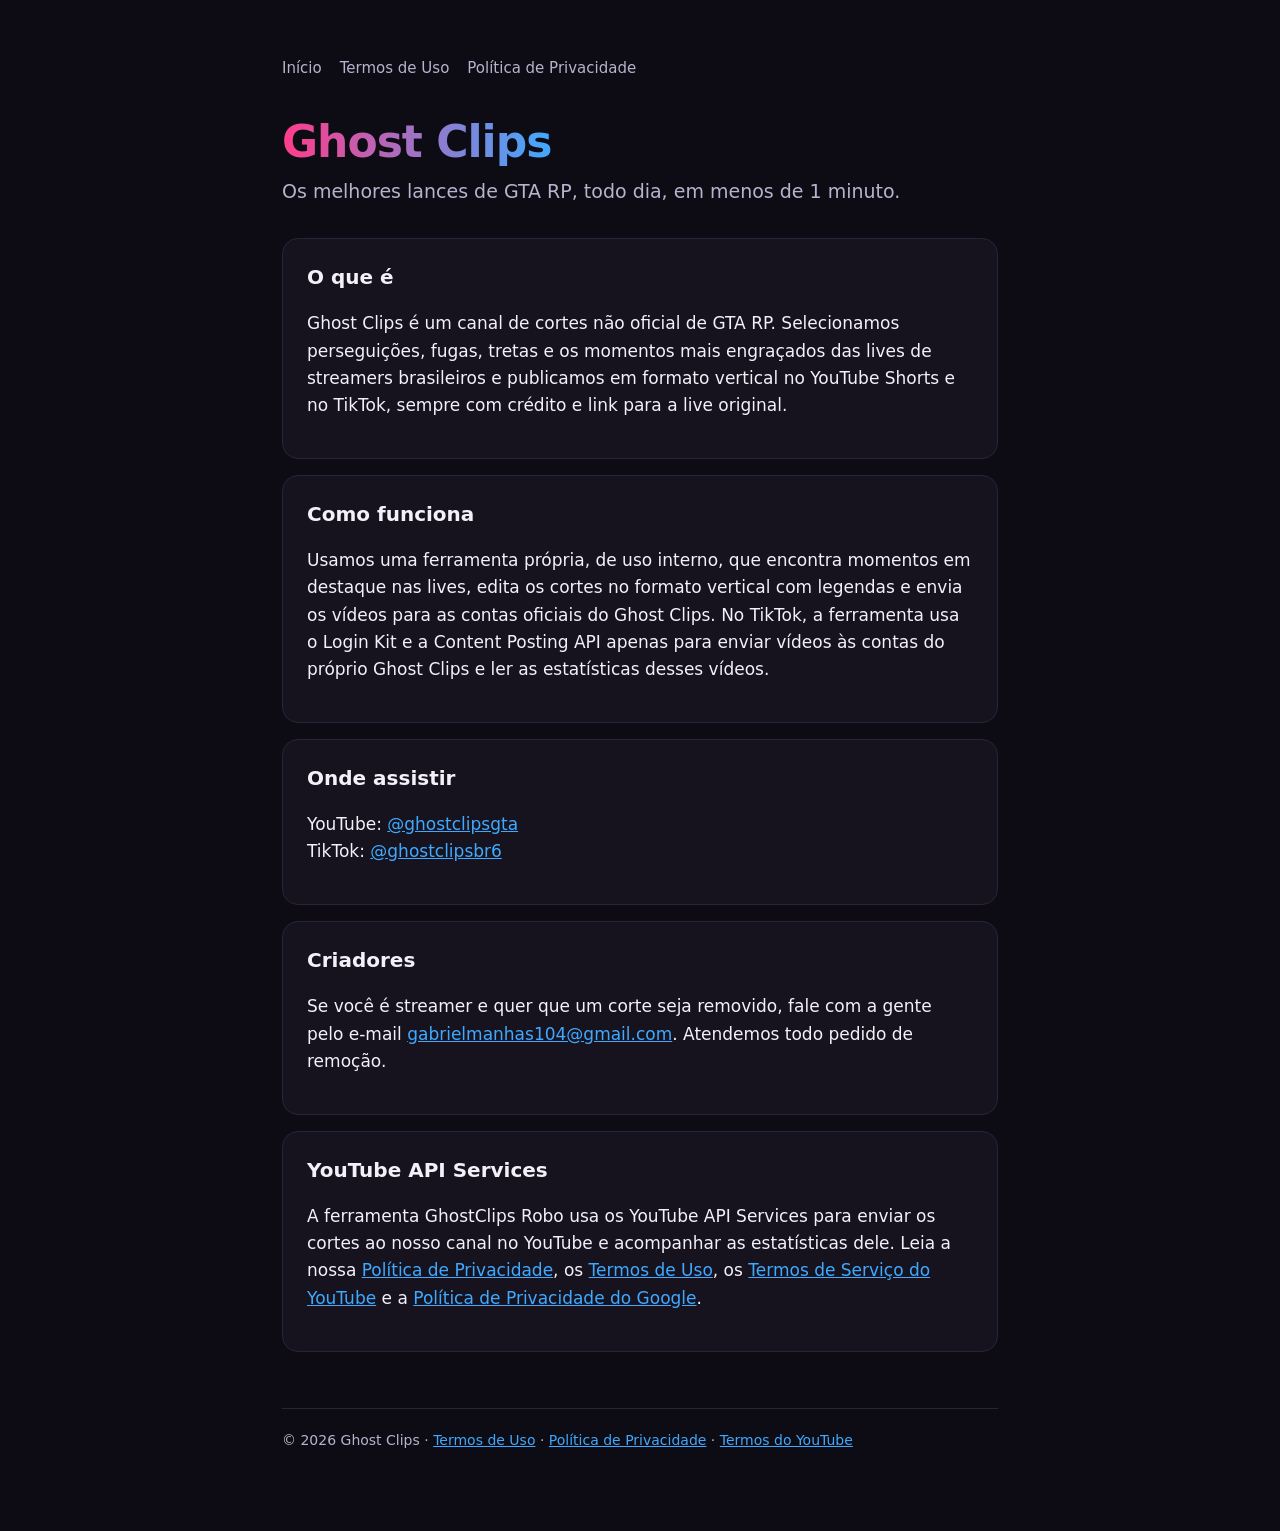
<file: index.html>
<!doctype html>
<html lang="pt-BR">
<head>
<meta charset="utf-8">
<meta name="viewport" content="width=device-width,initial-scale=1">
<title>Ghost Clips — cortes de GTA RP</title>
<meta name="description" content="Ghost Clips: os melhores momentos de GTA RP em vídeos curtos no YouTube Shorts e no TikTok.">
<link rel="stylesheet" href="estilo.css">
</head>
<body><main>
<nav><a href="index.html">Início</a><a href="termos.html">Termos de Uso</a><a href="privacidade.html">Política de Privacidade</a></nav>
<p class="marca"><span>Ghost Clips</span></p>
<p class="sub">Os melhores lances de GTA RP, todo dia, em menos de 1 minuto.</p>

<div class="card"><h2>O que é</h2>
<p>Ghost Clips é um canal de cortes não oficial de GTA RP. Selecionamos perseguições, fugas, tretas e os momentos mais engraçados das lives de streamers brasileiros e publicamos em formato vertical no YouTube Shorts e no TikTok, sempre com crédito e link para a live original.</p></div>

<div class="card"><h2>Como funciona</h2>
<p>Usamos uma ferramenta própria, de uso interno, que encontra momentos em destaque nas lives, edita os cortes no formato vertical com legendas e envia os vídeos para as contas oficiais do Ghost Clips. No TikTok, a ferramenta usa o Login Kit e a Content Posting API apenas para enviar vídeos às contas do próprio Ghost Clips e ler as estatísticas desses vídeos.</p></div>

<div class="card"><h2>Onde assistir</h2>
<p>YouTube: <a href="https://www.youtube.com/@ghostclipsgta">@ghostclipsgta</a><br>
TikTok: <a href="https://www.tiktok.com/@ghostclipsbr6">@ghostclipsbr6</a></p></div>

<div class="card"><h2>Criadores</h2>
<p>Se você é streamer e quer que um corte seja removido, fale com a gente pelo e-mail <a href="mailto:gabrielmanhas104@gmail.com">gabrielmanhas104@gmail.com</a>. Atendemos todo pedido de remoção.</p></div>

<div class="card"><h2>YouTube API Services</h2>
<p>A ferramenta GhostClips Robo usa os YouTube API Services para enviar os cortes ao nosso canal no YouTube e acompanhar as estatísticas dele. Leia a nossa <a href="privacidade.html">Política de Privacidade</a>, os <a href="termos.html">Termos de Uso</a>, os <a href="https://www.youtube.com/t/terms">Termos de Serviço do YouTube</a> e a <a href="http://www.google.com/policies/privacy">Política de Privacidade do Google</a>.</p></div>

<footer>© 2026 Ghost Clips · <a href="termos.html">Termos de Uso</a> · <a href="privacidade.html">Política de Privacidade</a> · <a href="https://www.youtube.com/t/terms">Termos do YouTube</a></footer>
</main></body></html>
</file>
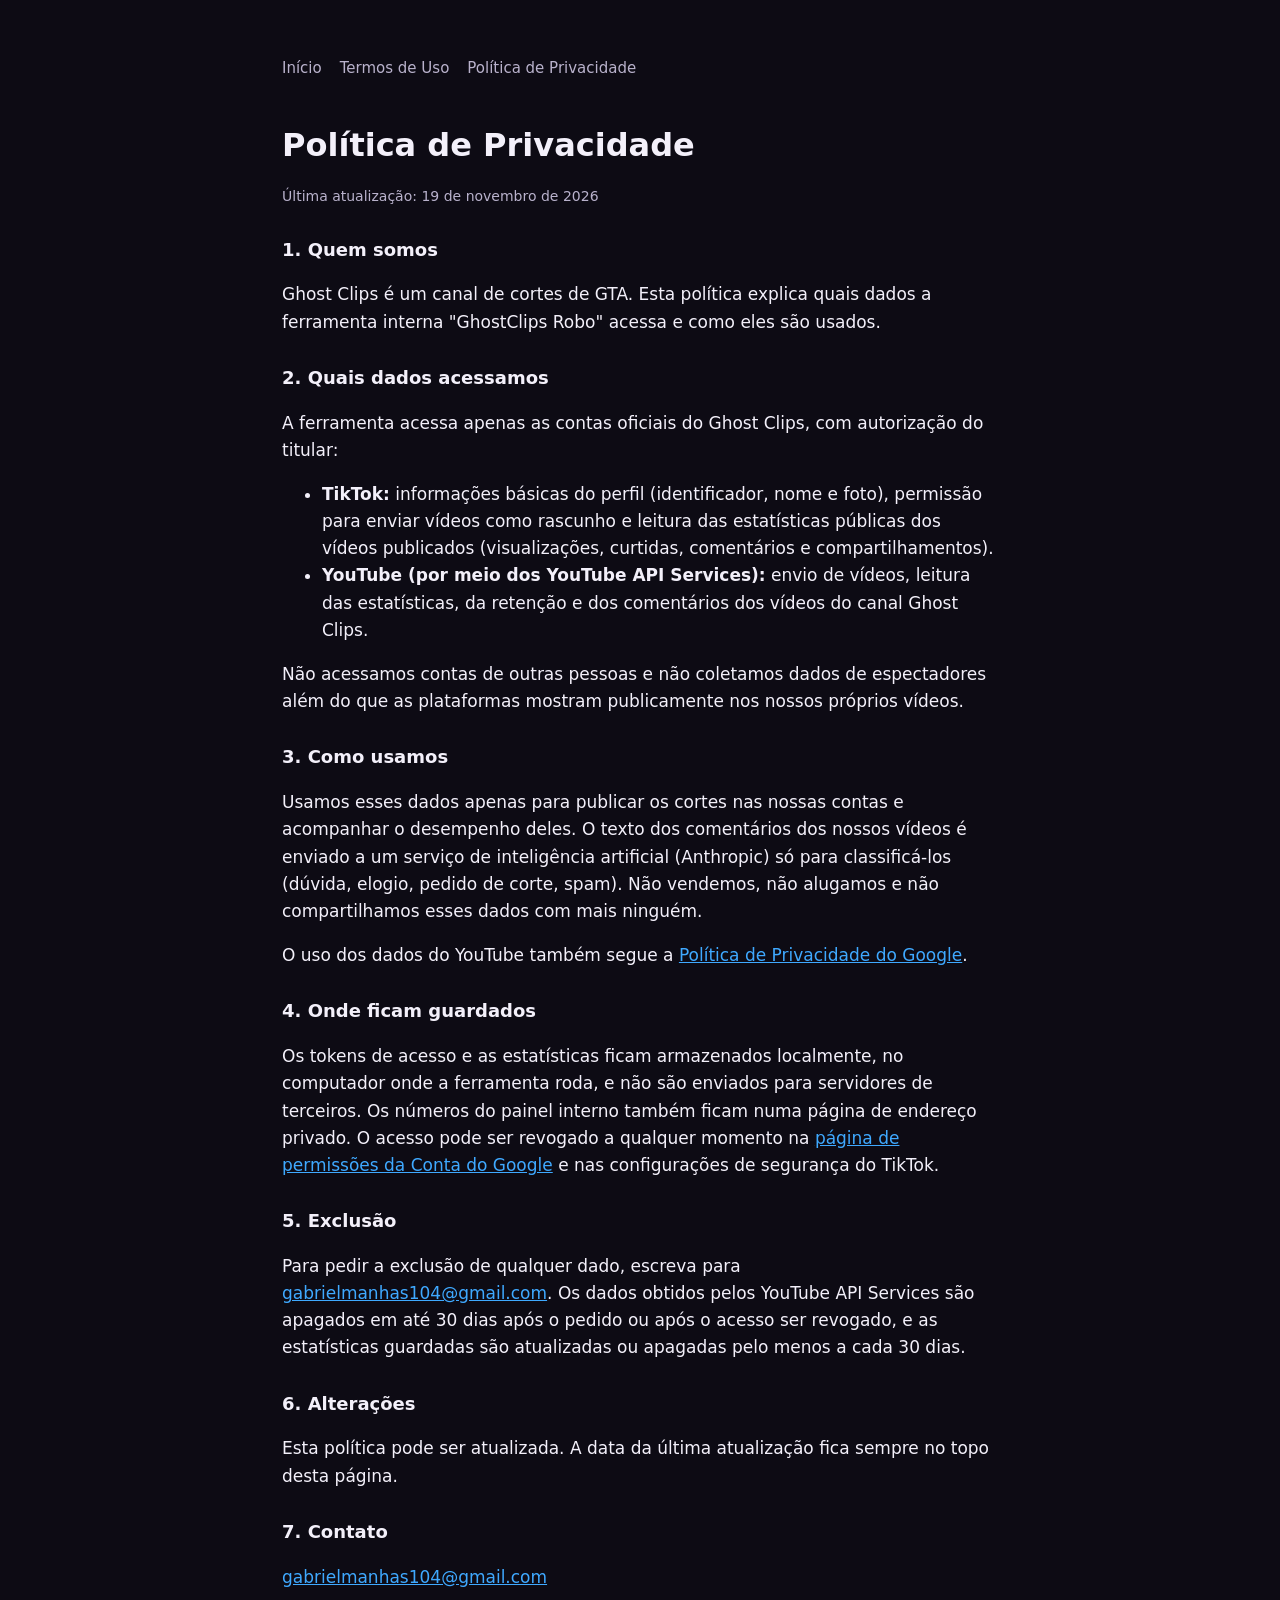
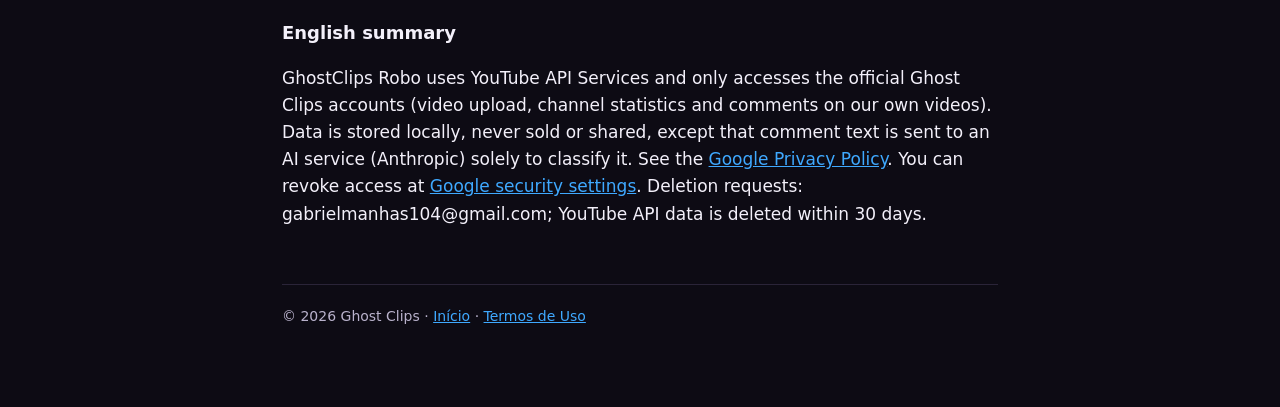
<file: privacidade.html>
<!doctype html>
<html lang="pt-BR">
<head>
<meta charset="utf-8">
<meta name="viewport" content="width=device-width,initial-scale=1">
<title>Política de Privacidade — Ghost Clips</title>
<link rel="stylesheet" href="estilo.css">
</head>
<body><main>
<nav><a href="index.html">Início</a><a href="termos.html">Termos de Uso</a><a href="privacidade.html">Política de Privacidade</a></nav>
<h1>Política de Privacidade</h1>
<p class="data">Última atualização: 19 de novembro de 2026</p>

<h3>1. Quem somos</h3>
<p>Ghost Clips é um canal de cortes de GTA. Esta política explica quais dados a ferramenta interna "GhostClips Robo" acessa e como eles são usados.</p>

<h3>2. Quais dados acessamos</h3>
<p>A ferramenta acessa apenas as contas oficiais do Ghost Clips, com autorização do titular:</p>
<ul>
<li><b>TikTok:</b> informações básicas do perfil (identificador, nome e foto), permissão para enviar vídeos como rascunho e leitura das estatísticas públicas dos vídeos publicados (visualizações, curtidas, comentários e compartilhamentos).</li>
<li><b>YouTube (por meio dos YouTube API Services):</b> envio de vídeos, leitura das estatísticas, da retenção e dos comentários dos vídeos do canal Ghost Clips.</li>
</ul>
<p>Não acessamos contas de outras pessoas e não coletamos dados de espectadores além do que as plataformas mostram publicamente nos nossos próprios vídeos.</p>

<h3>3. Como usamos</h3>
<p>Usamos esses dados apenas para publicar os cortes nas nossas contas e acompanhar o desempenho deles. O texto dos comentários dos nossos vídeos é enviado a um serviço de inteligência artificial (Anthropic) só para classificá-los (dúvida, elogio, pedido de corte, spam). Não vendemos, não alugamos e não compartilhamos esses dados com mais ninguém.</p>
<p>O uso dos dados do YouTube também segue a <a href="http://www.google.com/policies/privacy">Política de Privacidade do Google</a>.</p>

<h3>4. Onde ficam guardados</h3>
<p>Os tokens de acesso e as estatísticas ficam armazenados localmente, no computador onde a ferramenta roda, e não são enviados para servidores de terceiros. Os números do painel interno também ficam numa página de endereço privado. O acesso pode ser revogado a qualquer momento na <a href="https://security.google.com/settings/security/permissions">página de permissões da Conta do Google</a> e nas configurações de segurança do TikTok.</p>

<h3>5. Exclusão</h3>
<p>Para pedir a exclusão de qualquer dado, escreva para <a href="mailto:gabrielmanhas104@gmail.com">gabrielmanhas104@gmail.com</a>. Os dados obtidos pelos YouTube API Services são apagados em até 30 dias após o pedido ou após o acesso ser revogado, e as estatísticas guardadas são atualizadas ou apagadas pelo menos a cada 30 dias.</p>

<h3>6. Alterações</h3>
<p>Esta política pode ser atualizada. A data da última atualização fica sempre no topo desta página.</p>

<h3>7. Contato</h3>
<p><a href="mailto:gabrielmanhas104@gmail.com">gabrielmanhas104@gmail.com</a></p>

<h3>English summary</h3>
<p>GhostClips Robo uses YouTube API Services and only accesses the official Ghost Clips accounts (video upload, channel statistics and comments on our own videos). Data is stored locally, never sold or shared, except that comment text is sent to an AI service (Anthropic) solely to classify it. See the <a href="http://www.google.com/policies/privacy">Google Privacy Policy</a>. You can revoke access at <a href="https://security.google.com/settings/security/permissions">Google security settings</a>. Deletion requests: gabrielmanhas104@gmail.com; YouTube API data is deleted within 30 days.</p>

<footer>© 2026 Ghost Clips · <a href="index.html">Início</a> · <a href="termos.html">Termos de Uso</a></footer>
</main></body></html>
</file>
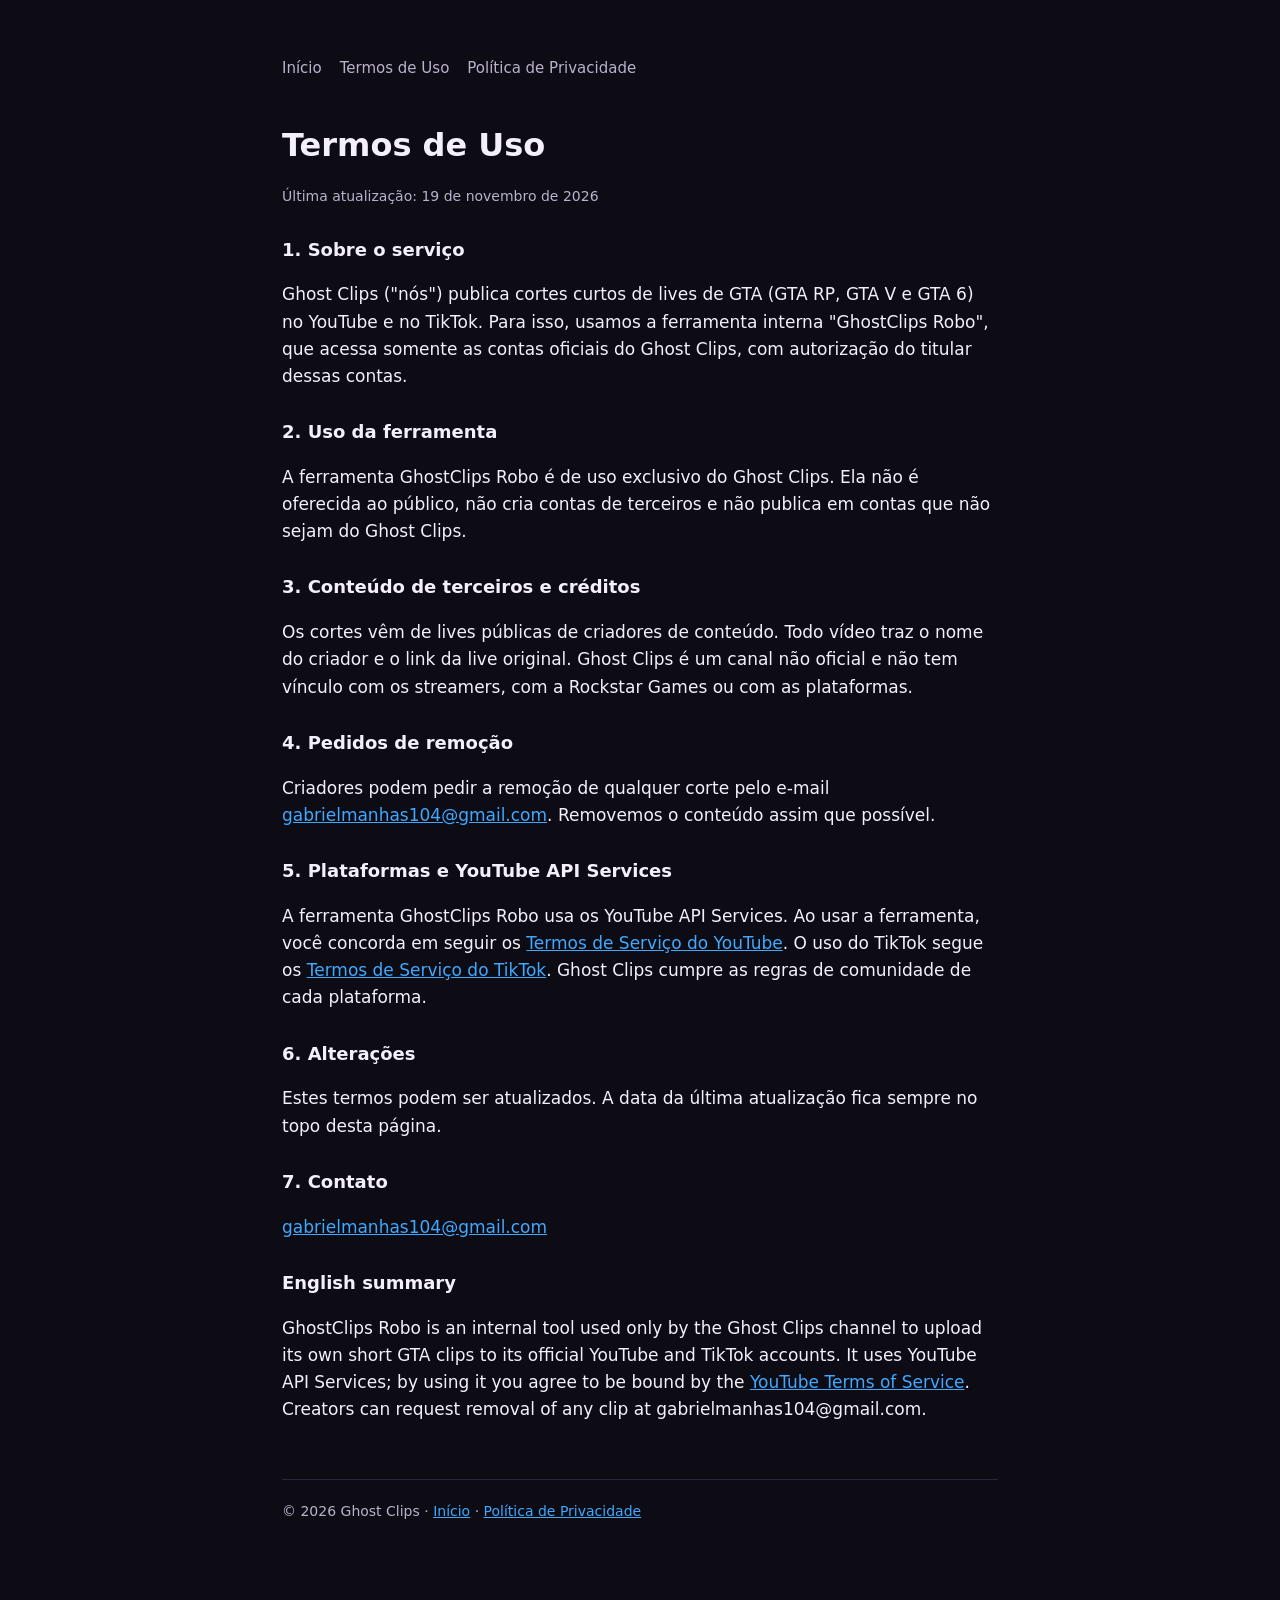
<file: termos.html>
<!doctype html>
<html lang="pt-BR">
<head>
<meta charset="utf-8">
<meta name="viewport" content="width=device-width,initial-scale=1">
<title>Termos de Uso — Ghost Clips</title>
<link rel="stylesheet" href="estilo.css">
</head>
<body><main>
<nav><a href="index.html">Início</a><a href="termos.html">Termos de Uso</a><a href="privacidade.html">Política de Privacidade</a></nav>
<h1>Termos de Uso</h1>
<p class="data">Última atualização: 19 de novembro de 2026</p>

<h3>1. Sobre o serviço</h3>
<p>Ghost Clips ("nós") publica cortes curtos de lives de GTA (GTA RP, GTA V e GTA 6) no YouTube e no TikTok. Para isso, usamos a ferramenta interna "GhostClips Robo", que acessa somente as contas oficiais do Ghost Clips, com autorização do titular dessas contas.</p>

<h3>2. Uso da ferramenta</h3>
<p>A ferramenta GhostClips Robo é de uso exclusivo do Ghost Clips. Ela não é oferecida ao público, não cria contas de terceiros e não publica em contas que não sejam do Ghost Clips.</p>

<h3>3. Conteúdo de terceiros e créditos</h3>
<p>Os cortes vêm de lives públicas de criadores de conteúdo. Todo vídeo traz o nome do criador e o link da live original. Ghost Clips é um canal não oficial e não tem vínculo com os streamers, com a Rockstar Games ou com as plataformas.</p>

<h3>4. Pedidos de remoção</h3>
<p>Criadores podem pedir a remoção de qualquer corte pelo e-mail <a href="mailto:gabrielmanhas104@gmail.com">gabrielmanhas104@gmail.com</a>. Removemos o conteúdo assim que possível.</p>

<h3>5. Plataformas e YouTube API Services</h3>
<p>A ferramenta GhostClips Robo usa os YouTube API Services. Ao usar a ferramenta, você concorda em seguir os <a href="https://www.youtube.com/t/terms">Termos de Serviço do YouTube</a>. O uso do TikTok segue os <a href="https://www.tiktok.com/legal/terms-of-service">Termos de Serviço do TikTok</a>. Ghost Clips cumpre as regras de comunidade de cada plataforma.</p>

<h3>6. Alterações</h3>
<p>Estes termos podem ser atualizados. A data da última atualização fica sempre no topo desta página.</p>

<h3>7. Contato</h3>
<p><a href="mailto:gabrielmanhas104@gmail.com">gabrielmanhas104@gmail.com</a></p>

<h3>English summary</h3>
<p>GhostClips Robo is an internal tool used only by the Ghost Clips channel to upload its own short GTA clips to its official YouTube and TikTok accounts. It uses YouTube API Services; by using it you agree to be bound by the <a href="https://www.youtube.com/t/terms">YouTube Terms of Service</a>. Creators can request removal of any clip at gabrielmanhas104@gmail.com.</p>

<footer>© 2026 Ghost Clips · <a href="index.html">Início</a> · <a href="privacidade.html">Política de Privacidade</a></footer>
</main></body></html>
</file>
<file: estilo.css>
:root{--bg:#0d0b14;--card:#16131f;--ink:#f3f0fa;--ink2:#b9b2cc;--rosa:#ff3d8b;--azul:#3fa9ff;--linha:#2a2438}
*{box-sizing:border-box}
body{margin:0;background:var(--bg);color:var(--ink);font:17px/1.6 system-ui,-apple-system,"Segoe UI",sans-serif}
main{max-width:760px;margin:0 auto;padding:56px 22px 80px}
a{color:var(--azul)}
.marca{font-weight:900;font-size:44px;letter-spacing:-1px;line-height:1;margin:0}
.marca span{background:linear-gradient(90deg,var(--rosa),var(--azul));-webkit-background-clip:text;background-clip:text;color:transparent}
.sub{color:var(--ink2);font-size:19px;margin:12px 0 32px}
.card{background:var(--card);border:1px solid var(--linha);border-radius:16px;padding:22px 24px;margin:16px 0}
.card h2{margin:0 0 8px;font-size:20px}
nav{display:flex;gap:18px;flex-wrap:wrap;margin-bottom:40px;font-size:15px}
nav a{color:var(--ink2);text-decoration:none}
nav a:hover{color:var(--ink)}
h1{font-size:32px;margin:0 0 6px}
h3{margin:28px 0 6px;font-size:18px}
.data{color:var(--ink2);font-size:14px;margin-bottom:28px}
footer{margin-top:56px;padding-top:20px;border-top:1px solid var(--linha);color:var(--ink2);font-size:14px}
</file>
